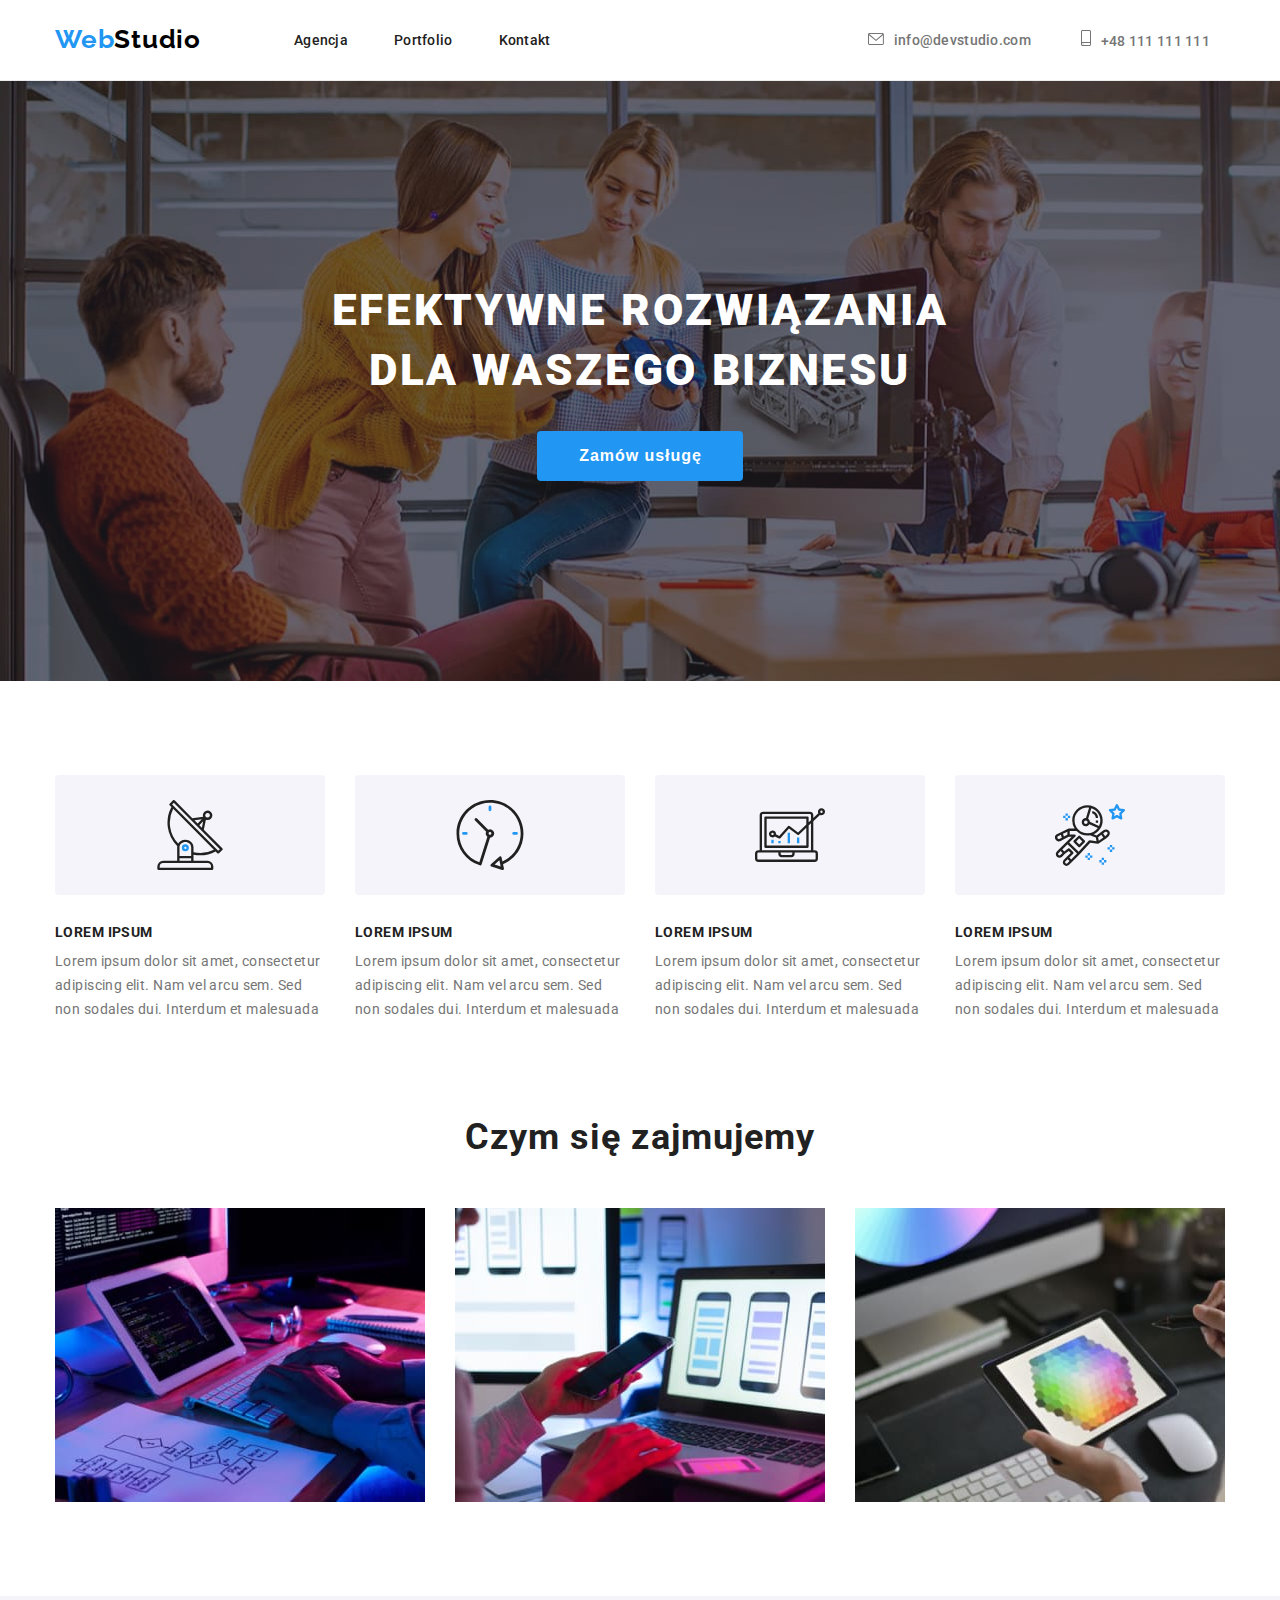
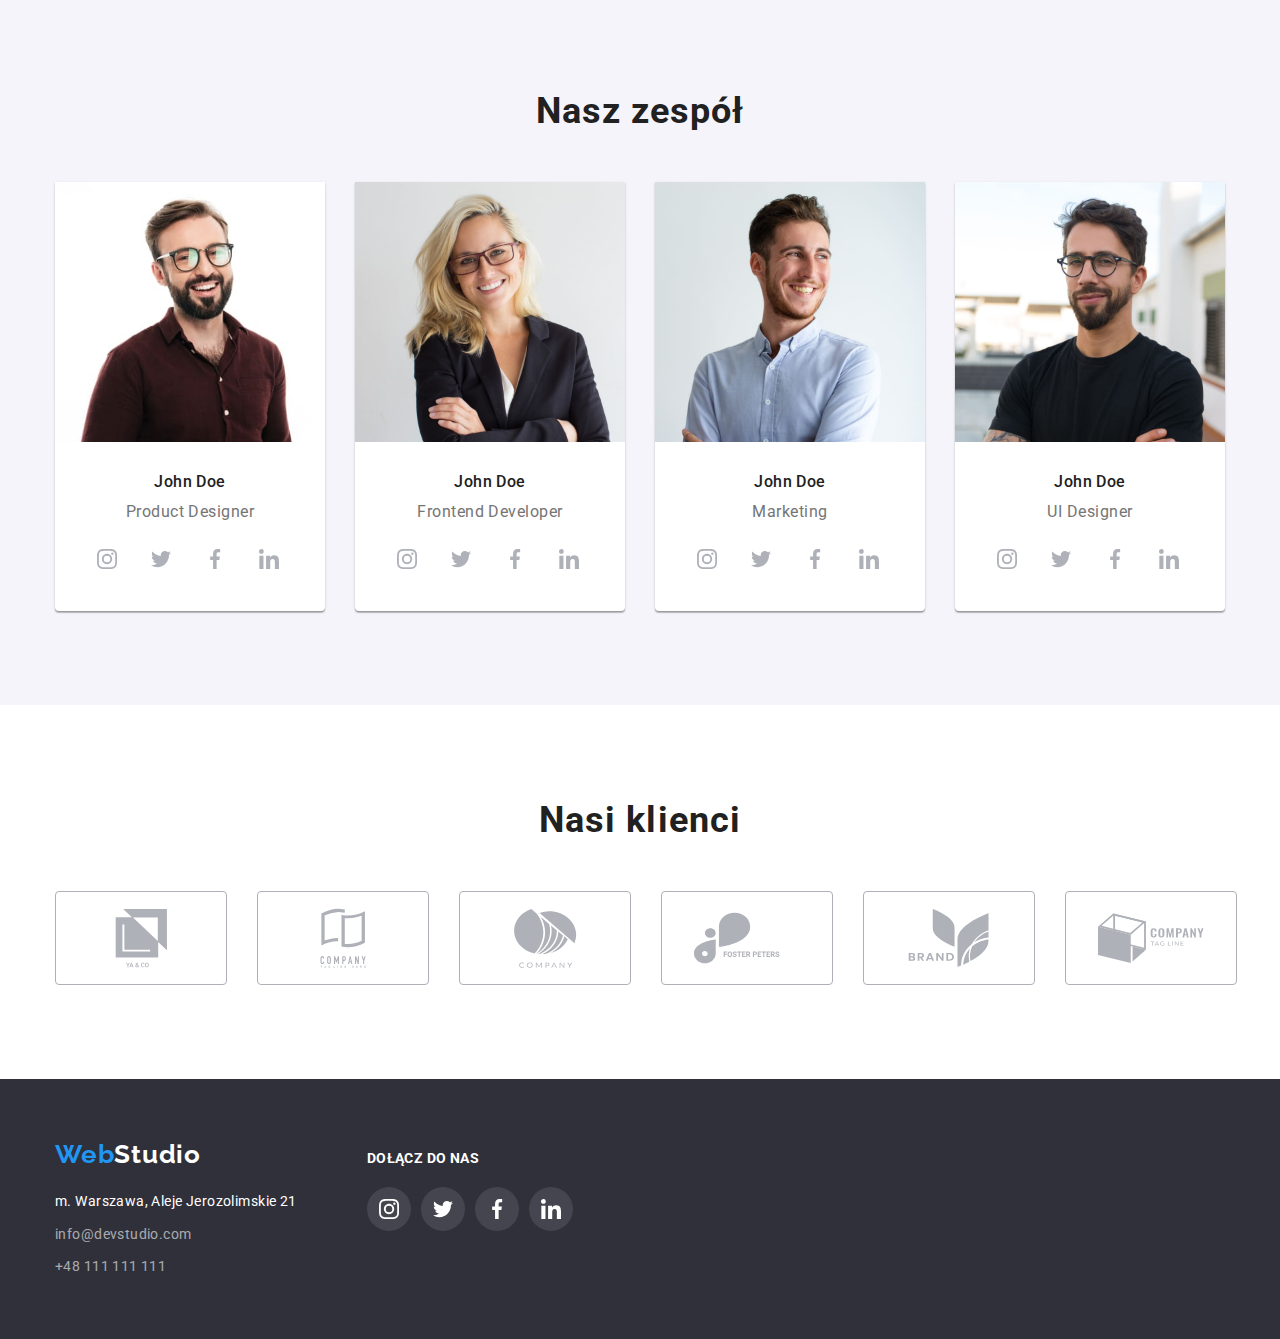
<file: index.html>
<!DOCTYPE html>
<html lang="en">
  <head>
    <meta charset="UTF-8" />
    <meta http-equiv="X-UA-Compatible" content="IE=edge" />
    <meta name="viewport" content="width=device-width, initial-scale=1.0" />
    <title>goit-markup-hw-02</title>
    <link rel="preconnect" href="https://fonts.googleapis.com" />
    <link rel="preconnect" href="https://fonts.gstatic.com" crossorigin="anonymous" />
    <link
      href="https://fonts.googleapis.com/css2?family=Raleway:wght@700&family=Roboto:wght@400;500;700;900&display=swap"
      rel="stylesheet"
    />
    <link rel="stylesheet" href="https://cdnjs.cloudflare.com/ajax/libs/modern-normalize/1.1.0/modern-normalize.min.css" integrity="sha512-wpPYUAdjBVSE4KJnH1VR1HeZfpl1ub8YT/NKx4PuQ5NmX2tKuGu6U/JRp5y+Y8XG2tV+wKQpNHVUX03MfMFn9Q==" crossorigin="anonymous" referrerpolicy="no-referrer" />
    <link rel="stylesheet" href="./css/style.css" />
  </head>

  <body>
    <header>
      <div class="container header-placement">
        <div class="logo-and-menu-placement">
        <a class="logo-header-placement" href="./index.html"
          ><span class="logo-header first-part-header">Web</span
          ><span class="logo-header">Studio</span></a
        >
        <nav>
          <ul class="menu-list-placement">
            <li>
              <a class="menu-interaction menu-style" href="./index.html"
                >Agencja</a
              >
            </li>
            <li>
              <a class="menu-interaction menu-style" href="./portfolio.html"
                >Portfolio</a
              >
            </li>
            <li>
              <a class="menu-interaction menu-style" href="./contact.html"
                >Kontakt</a
              >
            </li>
          </ul>
        </nav>
        </div>
        <div class="contact-placement">
<ul class="contact-list-placement">
       <li>
         <a class="contact-header menu-interaction" href="mailto:info@devstudio.com">
            <svg class="contact-icon-placement" width="16" height="12">
              <use class="contact-icon" href="./images/icons.svg#icon-envelope"></use>
            </svg>info@devstudio.com</a>
        </li>
        <li>
        <a class="contact-header menu-interaction" href="tel:+48111111111">
          <svg class="contact-icon-placement" width="10" height="16">
          <use class="contact-icon" href="./images/icons.svg#icon-smartphone"></use>
        </svg>+48 111 111 111</a>
        </li>
        </ul>
      </div>
      </div>
    </header>
    <main>
      <section class="background no-padding-bottom ">
        <div class="container baner">
          <h1>
            EFEKTYWNE ROZWIĄZANIA <br />
            DLA WASZEGO BIZNESU
          </h1>
          <button class="order-service" type="button">Zamów usługę</button>
        </div>
      </section>
      <section class="section">
        <div class="container">
          <ul class="column content-elements">
            <li class="content-element">
              <div class="block-above-text">
                <svg width="70" height="70">
                  <use class="icon-text" href="./images/icons.svg#icon-antenna-1"></use>
                </svg>
              </div>
              <p class="text-header">LOREM IPSUM</p>
              <p class="text-style">
                Lorem ipsum dolor sit amet, consectetur adipiscing elit. Nam vel
                arcu sem. Sed non sodales dui. Interdum et malesuada
              </p>
            </li>
            <li class="content-element">
              <div class="block-above-text">
                <svg width="70" height="70">
                  <use class="icon-text" href="./images/icons.svg#icon-clock-1"></use>
                </svg>
              </div>
              <p class="text-header">LOREM IPSUM</p>
              <p class="text-style">
                Lorem ipsum dolor sit amet, consectetur adipiscing elit. Nam vel
                arcu sem. Sed non sodales dui. Interdum et malesuada
              </p>
            </li>
            <li class="content-element">
              <div class="block-above-text">
                <svg width="70" height="70">
                  <use class="icon-text" href="./images/icons.svg#icon-diagram-1"></use>
                </svg>
              </div>
              <p class="text-header">LOREM IPSUM</p>
              <p class="text-style">
                Lorem ipsum dolor sit amet, consectetur adipiscing elit. Nam vel
                arcu sem. Sed non sodales dui. Interdum et malesuada
              </p>
            </li>
            <li class="content-element">
              <div class="block-above-text">
                <svg width="70" height="70">
                  <use class="icon-text" href="./images/icons.svg#icon-astronaut-1"></use>
                </svg>
              </div>
              <p class="text-header">LOREM IPSUM</p>
              <p class="text-style">
                Lorem ipsum dolor sit amet, consectetur adipiscing elit. Nam vel
                arcu sem. Sed non sodales dui. Interdum et malesuada
              </p>
            </li>
          </ul>
        </div>
      </section>
      <section class="section no-top-padding">
        <div class="container">
          <h2>Czym się zajmujemy</h2>
          <ul class="column services-elements">
            <li>
              <img
                src="images/code.jpg"
                alt="code_image"
                width="370"
                height="294"
              />
            </li>
            <li>
              <img
                src="images/develop.jpg"
                alt="develop_image"
                width="370"
                height="294"
              />
            </li>
            <li>
              <img
                src="images/design.jpg"
                alt="design_image"
                width="370"
                height="294"
              />
            </li>
          </ul>
        </div>
      </section>
      <section class="section team-section">
        <div class="container">
          <h2>Nasz zespół</h2>
          <ul class="column team-elements">
            <li class="team-box">
              <figure>
              <img
                src="images/productdesigner.jpg"
                alt="productdesigner_photo"
                width="270"
                height="260"/>
                <div class="team-member-description">
              <figcaption class="team-member-name">John Doe</figcaption>
              <p class="team-member-area">Product Designer</p>
                <ul class="socials-team">
                  <li>
                    <a class="team-circle" href="#">
                    <svg  width="20" height="20">
                      <use class="team-socials-icon" width="20" height="20"  href="./images/icons.svg#icon-instagram-2"></use>
                    </svg>
                    </a>
                  </li>
                  <li>
                    <a class="team-circle" href="#">
                    <svg width="20" height="20">
                      <use width="20" height="20"  href="./images/icons.svg#icon-twitter-1"></use>
                    </svg>
                  </a>
                  </li>
                  <li>
                    <a class="team-circle" href="#">
                    <svg width="20" height="20">
                      <use width="20" height="20" href="./images/icons.svg#icon-facebook-1"></use>
                    </svg>
                  </a>
                  </li>
                  <li>
                    <a class="team-circle" href="#">
                    <svg width="20" height="20">
                      <use width="20" height="20" href="./images/icons.svg#icon-linkedin-1"></use>
                    </svg>
                  </a>
                  </li>
                </ul>
            </div>
            </figure>
            </li>
            <li class="team-box">
              <figure>
              <img
                src="images/frontenddeveloper.jpg"
                alt="frontenddeveloper_photo"
                width="270"
                height="260"/>
                <div class="team-member-description">
                <figcaption class="team-member-name">John Doe</figcaption>
                  <p class="team-member-area">Frontend Developer</p>
                  <ul class="socials-team">
                    <li>
                      <a class="team-circle" href="#">
                      <svg  width="20" height="20">
                        <use width="20" height="20"  href="./images/icons.svg#icon-instagram-2"></use>
                      </svg>
                      </a>
                    </li>
                    <li>
                      <a class="team-circle" href="#">
                      <svg width="20" height="20">
                        <use width="20" height="20"  href="./images/icons.svg#icon-twitter-1"></use>
                      </svg>
                    </a>
                    </li>
                    <li>
                      <a class="team-circle" href="#">
                      <svg width="20" height="20">
                        <use width="20" height="20" href="./images/icons.svg#icon-facebook-1"></use>
                      </svg>
                    </a>
                    </li>
                    <li>
                      <a class="team-circle" href="#">
                      <svg width="20" height="20">
                        <use width="20" height="20" href="./images/icons.svg#icon-linkedin-1"></use>
                      </svg>
                    </a>
                    </li>
                  </ul>
                </div>
            </figure>
            </li>
            <li class="team-box">
              <figure>
              <img
                src="images/marketing.jpg"
                alt="marketing_photo"
                width="270"
                height="260"/>
                <div class="team-member-description">
                <figcaption class="team-member-name">John Doe</figcaption>
                <p class="team-member-area">Marketing</p>
                <ul class="socials-team">
                  <li>
                    <a class="team-circle" href="#">
                    <svg  width="20" height="20">
                      <use class="team-socials-icon" width="20" height="20"  href="./images/icons.svg#icon-instagram-2"></use>
                    </svg>
                    </a>
                  </li>
                  <li>
                    <a class="team-circle" href="#">
                    <svg width="20" height="20">
                      <use width="20" height="20"  href="./images/icons.svg#icon-twitter-1"></use>
                    </svg>
                  </a>
                  </li>
                  <li>
                    <a class="team-circle" href="#">
                    <svg width="20" height="20">
                      <use width="20" height="20" href="./images/icons.svg#icon-facebook-1"></use>
                    </svg>
                  </a>
                  </li>
                  <li>
                    <a class="team-circle" href="#">
                    <svg width="20" height="20">
                      <use width="20" height="20" href="./images/icons.svg#icon-linkedin-1"></use>
                    </svg>
                  </a>
                  </li>
                </ul>
                </div>
            </figure>
            </li>
            <li class="team-box">
              <figure>
              <img
                src="images/uidesigner.jpg"
                alt="uidesigner_photo"
                width="270"
                height="260"/>
                <div class="team-member-description">
                <figcaption class="team-member-name">John Doe</figcaption>
                <p class="team-member-area">UI Designer</p>
                <ul class="socials-team">
                  <li>
                    <a class="team-circle" href="#">
                    <svg  width="20" height="20">
                      <use class="team-socials-icon" width="20" height="20"  href="./images/icons.svg#icon-instagram-2"></use>
                    </svg>
                    </a>
                  </li>
                  <li>
                    <a class="team-circle" href="#">
                    <svg width="20" height="20">
                      <use width="20" height="20"  href="./images/icons.svg#icon-twitter-1"></use>
                    </svg>
                  </a>
                  </li>
                  <li>
                    <a class="team-circle" href="#">
                    <svg width="20" height="20">
                      <use width="20" height="20" href="./images/icons.svg#icon-facebook-1"></use>
                    </svg>
                  </a>
                  </li>
                  <li>
                    <a class="team-circle" href="#">
                    <svg width="20" height="20">
                      <use width="20" height="20" href="./images/icons.svg#icon-linkedin-1"></use>
                    </svg>
                  </a>
                  </li>
                </ul>
                </div>
            </figure>
            </li>
          </ul>
        </div>
      </section>
      <section class="section clients-section">
        <div class="container">
<h2>Nasi klienci</h2>
<ul class="clients-elements">
  <li>
    <a class="clients-box" href="#">
      <svg width="106" height="60">
        <use class="clients-icon" href="./images/icons.svg#icon-Union"></use>
      </svg>
    </a>
  </li>
  <li>
    <a class="clients-box" href="#">
      <svg width="106" height="60">
        <use class="clients-icon" href="./images/icons.svg#icon-group-3"></use>
      </svg>
    </a>
  </li>
  <li>
    <a class="clients-box" href="#">
      <svg width="106" height="60">
        <use class="clients-icon" href="./images/icons.svg#icon-Object"></use>
      </svg>
    </a>
  </li>
  <li>
    <a class="clients-box" href="#">
      <svg width="106" height="60">
        <use class="clients-icon" href="./images/icons.svg#icon-group"></use>
      </svg>
    </a>
  </li>
  <li>
    <a class="clients-box" href="#">
      <svg width="106" height="60">
        <use class="clients-icon" href="./images/icons.svg#icon-group-2"></use>
      </svg>
    </a>
  </li>
  <li>
    <a class="clients-box" href="#">
      <svg width="106" height="60">
        <use class="clients-icon" href="./images/icons.svg#icon-Object-2"></use>
      </svg>
    </a>
  </li>
</ul>
        </div>
      </section>
    </main>
    <footer class="footer-style">
      <div class="container footer-blocks">
        <div>
        <address>
          <a class="logo-footer-placement" href="./index.html"
            ><span class="logo-footer first-part-footer">Web</span
            ><span class="logo-footer">Studio</span></a>
          <ul class="footer-contact-list-placement">
       <li> <p class="address-name">m. Warszawa, Aleje Jerozolimskie 21</p></li>
        <li> <a
            class="menu-interaction contact-footer"
            href="mailto:info@devstudio.com"
            >info@devstudio.com</a
            
          ></br>
        </li>
         <li> <a class="menu-interaction contact-footer" href="tel:+48111111111"
            >+48 111 111 111</a></li>
          </ul>  
        </address>
      </div>
        <div class="join-us-block">
          <p class="join-us">DOŁĄCZ DO NAS</p>
          <ul class="socials-footer">
            <li>
              <a class="footer-circle" href="#">
              <svg  width="20" height="20">
                <use class="footer-icon" width="20" height="20" fill="#fff" href="./images/icons.svg#icon-instagram-2"></use>
              </svg>
              </a>
            </li>
            <li>
              <a class="footer-circle" href="#">
              <svg width="20" height="20">
                <use class="footer-icon" width="20" height="20" fill="#fff" href="./images/icons.svg#icon-twitter-1"></use>
              </svg>
            </a>
            </li>
            <li>
              <a class="footer-circle" href="#">
              <svg width="20" height="20">
                <use width="20" height="20" fill="#fff" href="./images/icons.svg#icon-facebook-1"></use>
              </svg>
            </a>
            </li>
            <li>
              <a class="footer-circle" href="#">
              <svg width="20" height="20">
                <use width="20" height="20" fill="#fff" href="./images/icons.svg#icon-linkedin-1"></use>
              </svg>
            </a>
            </li>
          </ul>
        </div>
      </div>
    </footer>
  </body>
</html>
</file>
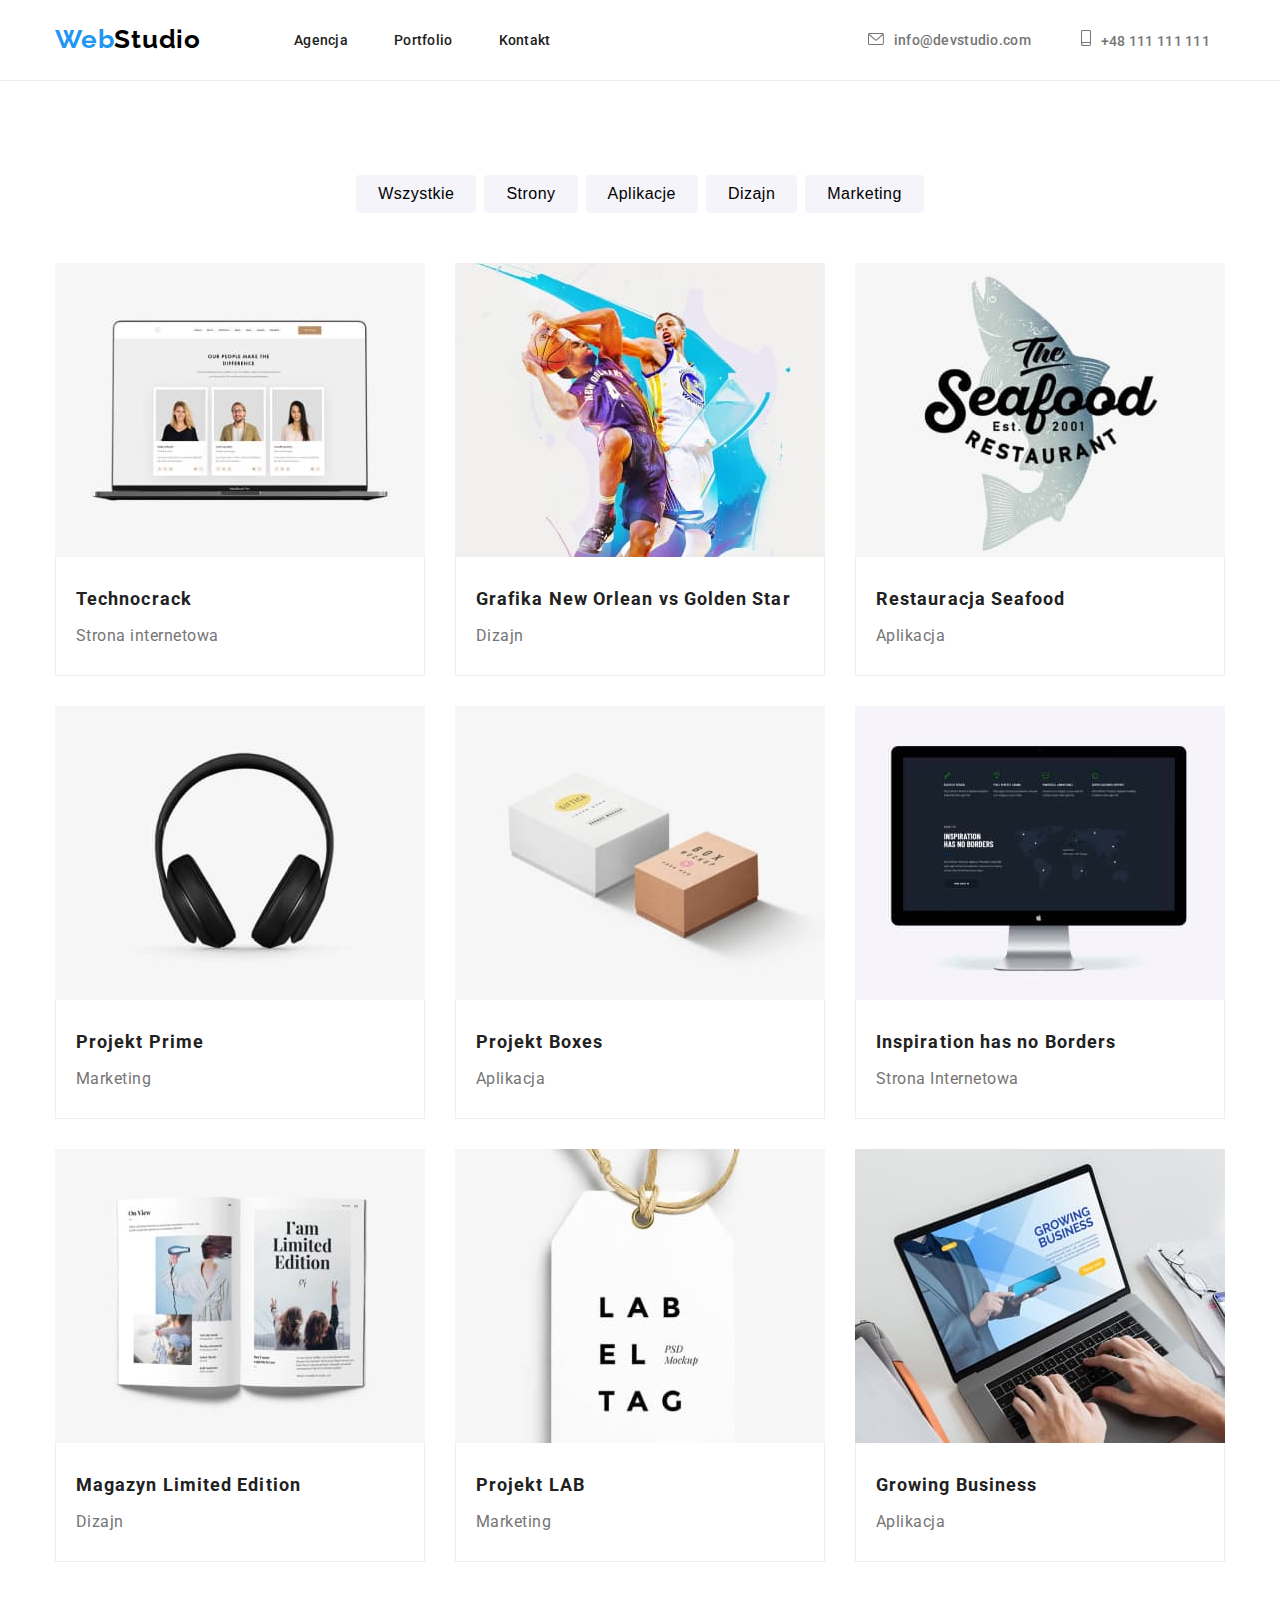
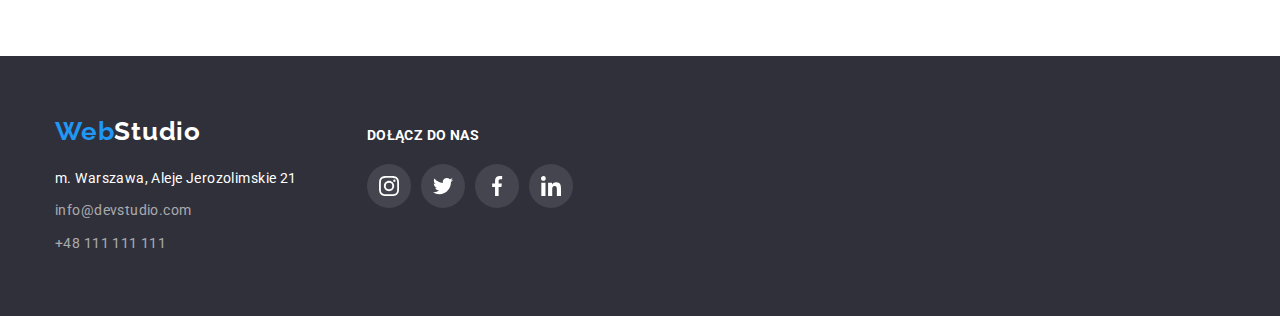
<file: portfolio.html>
<!DOCTYPE html>
<html lang="en">
  <head>
    <meta charset="UTF-8" />
    <meta http-equiv="X-UA-Compatible" content="IE=edge" />
    <meta name="viewport" content="width=device-width, initial-scale=1.0" />
    <title>Portfolio</title>
    <link rel="preconnect" href="https://fonts.googleapis.com" />
    <link rel="preconnect" href="https://fonts.gstatic.com" crossorigin="anonymous" />
    <link
      href="https://fonts.googleapis.com/css2?family=Raleway:wght@700&family=Roboto:wght@400;500;700;900&display=swap"
      rel="stylesheet"
    />
    <link rel="stylesheet" href="https://cdnjs.cloudflare.com/ajax/libs/modern-normalize/1.1.0/modern-normalize.min.css" integrity="sha512-wpPYUAdjBVSE4KJnH1VR1HeZfpl1ub8YT/NKx4PuQ5NmX2tKuGu6U/JRp5y+Y8XG2tV+wKQpNHVUX03MfMFn9Q==" crossorigin="anonymous" referrerpolicy="no-referrer" />
    <link rel="stylesheet" href="./css/style.css" />
  </head>
  <body>
    <header>
      <div class="container header-placement">
        <div class="logo-and-menu-placement">
          <a class="logo-header-placement" href="./index.html"
            ><span class="logo-header first-part-header">Web</span
            ><span class="logo-header">Studio</span></a
          >
          <nav>
            <ul class="menu-list-placement">
              <li>
                <a class="menu-interaction menu-style" href="./index.html"
                  >Agencja</a
                >
              </li>
              <li>
                <a class="menu-interaction menu-style" href="./portfolio.html"
                  >Portfolio</a
                >
              </li>
              <li>
                <a class="menu-interaction menu-style" href="./contact.html"
                  >Kontakt</a
                >
              </li>
            </ul>
          </nav>
        </div>
        <div class="contact-placement">
          <ul class="contact-list-placement">
                 <li>
                   <a class="contact-header menu-interaction" href="mailto:info@devstudio.com">
                      <svg class="contact-icon-placement" width="16" height="12">
                        <use class="contact-icon" href="./images/icons.svg#icon-envelope"></use>
                      </svg>info@devstudio.com</a>
                  </li>
                  <li>
                  <a class="contact-header menu-interaction" href="tel:+48111111111">
                    <svg class="contact-icon-placement" width="10" height="16">
                    <use class="contact-icon" href="./images/icons.svg#icon-smartphone"></use>
                  </svg>+48 111 111 111</a>
                  </li>
                  </ul>
                </div>
      </div>
    </header>
    <main>
      <section class="section">
        <div class="container">
        <ul class="filter-list">
          <li>
            <button class="filter-interaction filter-name" type="button">
              Wszystkie
            </button>
          </li>
          <li>
            <button class="filter-interaction filter-name" type="button">
              Strony
            </button>
          </li>
          <li>
            <button class="filter-interaction filter-name" type="button">
              Aplikacje
            </button>
          </li>
          <li>
            <button class="filter-interaction filter-name" type="button">
              Dizajn
            </button>
          </li>
          <li>
            <button class="filter-interaction filter-name" type="button">
              Marketing
            </button>
          </li>
        </ul>
        <ul class="projects-list">
          <li class="project-box">
            <figure>
            <img
              src="images/technocrack.jpg"
              alt="technocrack_photo"
              width="370"
              height="294"/>
            <div class="project-description-box">
              <figcaption class="project-name">Technocrack</figcaption>
              <p class="project-type">Strona internetowa</p>
            </div>
          </figure>
          </li>
          <li class="project-box">
            <figure>
            <img
              src="images/neworleanvsgoldenstar.jpg"
              alt="neworleanvsgoldenstar_photo"
              width="370"
              height="294"/>
            <div class="project-description-box">
              <figcaption class="project-name">Grafika New Orlean vs Golden Star</figcaption>
              <p class="project-type">Dizajn</p>
            </div>
          </figure>
          </li>
          <li class="project-box">
            <figure>
            <img
              src="images/restaurantseafood.jpg"
              alt="restaurantseafood_photo"
              width="370"
              height="294"/>
            <div class="project-description-box">
              <figcaption class="project-name">Restauracja Seafood</figcaption>
                <p class="project-type">Aplikacja</p>
            </div>
          </figure>
          </li>
          <li class="project-box">
            <figure>
            <img
              src="images/projectprime.jpg"
              alt="projectprime_photo"
              width="370"
              height="294"/>
            <div class="project-description-box">
              <figcaption class="project-name">Projekt Prime</figcaption>
              <p class="project-type">Marketing</p>
            </div>
          </figure>
          </li>
          <li class="project-box">
            <figure>
            <img
              src="images/projectboxes.jpg"
              alt="projectboxes_photo"
              width="370"
              height="294"/>
            <div class="project-description-box">
              <figcaption class="project-name">Projekt Boxes</figcaption>
                <p class="project-type">Aplikacja</p>
            </div>
          </figure>
          </li>
          <li class="project-box">
            <figure>
            <img
              src="images/inspirationhasnoborders.jpg"
              alt="inspirationhasnoborders_photo"
              width="370"
              height="294"/>
            <div class="project-description-box">
              <figcaption class="project-name">Inspiration has no Borders</figcaption>
                <p class="project-type">Strona Internetowa</p>
            </div>
          </figure>
          </li>
          <li class="project-box">
            <figure>
            <img
              src="images/magazinelimitededition.jpg"
              alt="magazinelimitededition_photo"
              width="370"
              height="294"/>
            <div class="project-description-box">
              <figcaption class="project-name">Magazyn Limited Edition</figcaption>
                <p class="project-type">Dizajn</p>
            </div>
          </figure>
          </li>
          <li class="project-box">
            <figure>
            <img
              src="images/projectlab.jpg"
              alt="projectlab_photo"
              width="370"
              height="294"/>
            <div class="project-description-box">
              <figcaption class="project-name">Projekt LAB</figcaption>
                <p class="project-type">Marketing</p>
            </div>
          </figure>
          </li>
          <li class="project-box">
            <figure>
            <img
              src="images/growingbusiness.jpg"
              alt="growingbusiness_photo"
              width="370"
              height="294"/>
            <div class="project-description-box">
            <figcaption class="project-name">Growing Business</figcaption>
              <p class="project-type">Aplikacja</p>
          </div>
        </figure>
          </li>
        </ul>
      </div>
      </section>
    </main>
    <footer class="footer-style">
      <div class="container footer-blocks">
        <div>
        <address>
          <a class="logo-footer-placement" href="./index.html"
            ><span class="logo-footer first-part-footer">Web</span
            ><span class="logo-footer">Studio</span></a>
          <ul class="footer-contact-list-placement">
       <li> <p class="address-name">m. Warszawa, Aleje Jerozolimskie 21</p></li>
        <li> <a
            class="menu-interaction contact-footer"
            href="mailto:info@devstudio.com"
            >info@devstudio.com</a
            
          ></br>
        </li>
         <li> <a class="menu-interaction contact-footer" href="tel:+48111111111"
            >+48 111 111 111</a></li>
          </ul>  
        </address>
      </div>
        <div class="join-us-block">
          <p class="join-us">DOŁĄCZ DO NAS</p>
          <ul class="socials-footer">
            <li>
              <a class="footer-circle" href="#">
              <svg  width="20" height="20">
                <use class="footer-icon" width="20" height="20" fill="#fff" href="./images/icons.svg#icon-instagram-2"></use>
              </svg>
              </a>
            </li>
            <li>
              <a class="footer-circle" href="#">
              <svg width="20" height="20">
                <use class="footer-icon" width="20" height="20" fill="#fff" href="./images/icons.svg#icon-twitter-1"></use>
              </svg>
            </a>
            </li>
            <li>
              <a class="footer-circle" href="#">
              <svg width="20" height="20">
                <use width="20" height="20" fill="#fff" href="./images/icons.svg#icon-facebook-1"></use>
              </svg>
            </a>
            </li>
            <li>
              <a class="footer-circle" href="#">
              <svg width="20" height="20">
                <use width="20" height="20" fill="#fff" href="./images/icons.svg#icon-linkedin-1"></use>
              </svg>
            </a>
            </li>
          </ul>
        </div>
      </div>
    </footer>
  </body>
</html>
</file>
<file: css/style.css>
* {
  box-sizing: border-box;
  margin: 0;
  padding: 0;
}

body {
  max-width: 1600px;
}

.container {
  max-width: 1200px;
  margin: 0 auto;
  padding: 0 15px;
}

.header-placement {
  display: flex;
  justify-content: space-between;
  flex-direction: row;
  align-items: center;
  padding-right: 30px;
}

.logo-and-menu-placement {
  display: flex;
  justify-content: center;
  align-items: center;
}

/* .contact-placement {
  display: flex;
  justify-content: center;
  align-items: center;
} */

.menu-list-placement {
  display: flex;
  justify-content: center;
  flex-direction: row;
  align-items: center;
  gap: 46px;
  padding-left: 93px;
  /* padding-top: 32px;
  padding-bottom: 32px; */
}

.contact-list-placement {
  display: flex;
  justify-content: center;
  flex-direction: row;
  align-items: center;
  gap: 50px;
}

.footer-contact-list-placement {
  display: flex;
  flex-direction: column;
  justify-content: center;
  gap: 9px;
  padding-top: 20px;
}

.filter-interaction:hover,
.filter-interaction:focus {
  background-color: var(--interaction-color);
  color: var(--interaction-color-2);
  box-shadow: 0px 3px 1px rgba(0, 0, 0, 0.1), 0px 1px 2px rgba(0, 0, 0, 0.08),
    0px 2px 2px rgba(0, 0, 0, 0.12);
}

:root {
  --interaction-color: #2196f3;
  --interaction-color-2: #fff;
  --background-color: #2f303a;
  --text-color: #212121;
  --project-type-and-contact-color: #757575;
  --filter-button-background-color: #f5f4fa;
  --contact-footer-color: #ffffff99;
  --logo-header-color: #000;
}

.menu-interaction:hover,
.menu-interaction:focus {
  color: var(--interaction-color);
  fill: var(--interaction-color);
}

body {
  font-family: "Roboto", sans-serif;
  color: var(--text-color);
}

img {
  display: block;
}

a {
  text-decoration: none;
}

ul {
  list-style: none;
}

button {
  cursor: pointer;
}

address {
  font-style: normal;
}

header {
  border-bottom: 1px solid #ececec;
}

h1 {
  color: #fff;
  font-size: 44px;
  font-weight: 900;
  line-height: 1.36;
  text-align: center;
  letter-spacing: 0.06em;
  padding-bottom: 30px;
}

h2 {
  font-size: 36px;
  line-height: 1.17;
  font-weight: 700;
  letter-spacing: 0.03em;
  text-align: center;
  margin-top: 0;
  padding-top: 0;
  margin-bottom: 50px;
}

.background {
  background-image: linear-gradient(
      to bottom,
      rgba(47, 48, 58, 0.4),
      rgba(47, 48, 58, 0.4)
    ),
    url(../images/background-image.jpg);
  text-align: center;
}

.baner {
  padding: 200px 0;
}

.order-service {
  color: #fff;
  background-color: var(--interaction-color);
  font-size: 16px;
  line-height: 1.87;
  font-weight: 700;
  letter-spacing: 0.06em;
  align-items: center;
  text-align: center;
  border-radius: 4px;
  border: none;
  padding-top: 10px;
  padding-bottom: 10px;
  padding-left: 42px;
  padding-right: 41px;
}

.menu-style {
  color: var(--text-color);
  font-size: 14px;
  line-height: 1.14;
  font-weight: 500;
  letter-spacing: 0.02em;
}

.project-name {
  font-size: 18px;
  line-height: 2;
  font-weight: 700;
  letter-spacing: 0.06em;
}

.project-type {
  color: #757575;
  font-size: 16px;
  line-height: 1.87;
  font-weight: 400;
  letter-spacing: 0.03em;
  padding-top: 4px;
}

.filter-name {
  font-size: 16px;
  line-height: 1.62;
  font-weight: 500;
  background-color: #f5f4fa;
  text-align: center;
  letter-spacing: 0.03em;
  border: none;
  border-radius: 4px;
  padding: 6px 22px;
}

.contact-header {
  font-size: 14px;
  line-height: 1.14;
  font-weight: 500;
  color: var(--project-type-and-contact-color);
  letter-spacing: 0.02em;
}

.contact-footer {
  font-size: 14px;
  line-height: 1.71;
  font-weight: 400;
  color: var(--contact-footer-color);
  letter-spacing: 0.03em;
}

.address-name {
  color: #fff;
  font-size: 14px;
  line-height: 1.71;
  font-weight: 400;
  letter-spacing: 0.03em;
}

.logo-header {
  color: var(--logo-header-color);
  font-family: "Raleway";
  font-size: 26px;
  line-height: 1.19;
  font-weight: 700;
  letter-spacing: 0.03em;
}

.logo-footer {
  color: #fff;
  font-family: "Raleway";
  font-size: 26px;
  line-height: 1.19;
  font-weight: 700;
  letter-spacing: 0.03em;
}

.first-part-header {
  color: var(--interaction-color);
}

.first-part-footer {
  color: #2196f3;
}

.footer-style {
  background-color: var(--background-color);
  padding-bottom: 60px;
}

.text-header {
  font-size: 14px;
  line-height: 1.14;
  font-weight: 700;
  letter-spacing: 0.03em;
}

.text-style {
  color: var(--project-type-and-contact-color);
  font-size: 14px;
  line-height: 1.71;
  font-weight: 400;
  letter-spacing: 0.03em;
  padding-top: 10px;
}

.team-member-name {
  font-size: 16px;
  line-height: 1.19;
  font-weight: 500;
  text-align: center;
  letter-spacing: 0.03em;
  display: flex;
  justify-content: center;
  padding-bottom: 10px;
}

.team-member-area {
  color: var(--project-type-and-contact-color);
  font-size: 16px;
  line-height: 1.19;
  font-weight: 400;
  text-align: center;
  letter-spacing: 0.03em;
  display: flex;
  justify-content: center;
}

/* .column {
  display: flex;
  justify-content: flex-start;
  align-items: center;
} */

.section {
  padding-top: 94px;
  padding-bottom: 94px;
}

.no-top-padding {
  margin-top: 0;
  padding-top: 0;
}

.no-padding-bottom {
  padding-bottom: 0;
}

.team-section {
  background-color: #f5f4fa;
}

.team-box {
  width: 270px;
  background-color: #fff;
  box-shadow: 0px 1px 3px rgba(0, 0, 0, 0.12), 0px 1px 1px rgba(0, 0, 0, 0.14),
    0px 2px 1px rgba(0, 0, 0, 0.2);
  border-radius: 0px 0px 4px 4px;
}

.content-elements {
  display: flex;
  gap: 30px;
}

.team-elements {
  display: flex;
  justify-content: flex-start;
  align-items: flex-start;
  gap: 30px;
}

.services-elements {
  display: flex;
  justify-content: flex-start;
  gap: 30px;
}

/* .content-box {
  display: flex;
  justify-content: space-between;
  gap: 15px;
  margin: 0 auto;
  padding: 0 auto;
} */

.content-element {
  width: 270px;
}

.logo-footer-placement {
  display: flex;
  padding-top: 60px;
}

.logo-header-placement {
  display: flex;
  padding-top: 24px;
  padding-bottom: 25px;
}

.filter-list {
  display: flex;
  justify-content: center;
  align-items: center;
  gap: 8px;
}

.projects-list {
  display: flex;
  justify-content: center;
  align-items: center;
  flex-wrap: wrap;
  gap: 30px;
  padding-top: 50px;
}

.project-box {
  width: 370px;
}

.project-description-box {
  border-left: 1px solid #eeeeee;
  border-bottom: 1px solid #eeeeee;
  border-right: 1px solid #eeeeee;
  padding: 24px 20px;
}

.team-member-description {
  padding: 30px;
}

.block-above-text {
  display: flex;
  justify-content: center;
  align-items: center;
  background: #f5f4fa;
  border-radius: 4px;
  margin-bottom: 30px;
  padding: 25px 100px;
}

.socials-icon {
  color: #afb1b8;
}

.contact-icon {
  fill: currentColor;
}

.contact-icon-placement {
  margin-right: 10px;
}

.clients-box {
  border: 1px solid #afb1b8;
  border-radius: 4px;
  display: flex;
  justify-content: center;
  align-items: center;
  padding: 16px 32px;
  color: #afb1b8;
}

.clients-icon {
  fill: currentColor;
}

.clients-elements {
  display: flex;
  justify-content: flex-start;
  align-items: flex-start;
  gap: 30px;
}

.clients-box:hover,
.clients-box:focus {
  border: 1px solid var(--interaction-color);
  color: var(--interaction-color);
  fill: var(--interaction-color);
  cursor: pointer;
}

.join-us {
  color: var(--interaction-color-2);
  font-family: "Roboto";
  font-style: normal;
  font-weight: 700;
  font-size: 14px;
  line-height: 1.14;
  letter-spacing: 0.03em;
}

.footer-blocks {
  display: flex;
  flex-direction: row;
}

.join-us-block {
  padding-top: 72px;
  padding-left: 70px;
}

.footer-circle {
  display: flex;
  justify-content: center;
  align-items: center;
  width: 44px;
  border-radius: 50%;
  background: rgba(255, 255, 255, 0.1);
  padding: 12px 12px;
}

.socials-footer {
  display: flex;
  justify-content: center;
  align-items: center;
  gap: 10px;
  padding-top: 20px;
}

.footer-circle:focus,
.footer-circle:hover {
  cursor: pointer;
  background-color: var(--interaction-color);
}

.team-circle {
  display: flex;
  justify-content: center;
  align-items: center;
  width: 44px;
  border-radius: 50%;
  background-color: none;
  padding: 12px 12px;
  fill: #afb1b8;
}

.socials-team {
  display: flex;
  flex-direction: row;
  gap: 10px;
  padding-top: 16px;
}

.team-circle:focus,
.team-circle:hover {
  cursor: pointer;
  background-color: var(--interaction-color);
  fill: var(--interaction-color-2);
}

.project-box:focus,
.project-box:hover {
  cursor: pointer;
  box-shadow: 0px 1px 1px rgba(0, 0, 0, 0.12), 0px 4px 4px rgba(0, 0, 0, 0.06),
    1px 4px 6px rgba(0, 0, 0, 0.16);
}
</file>
